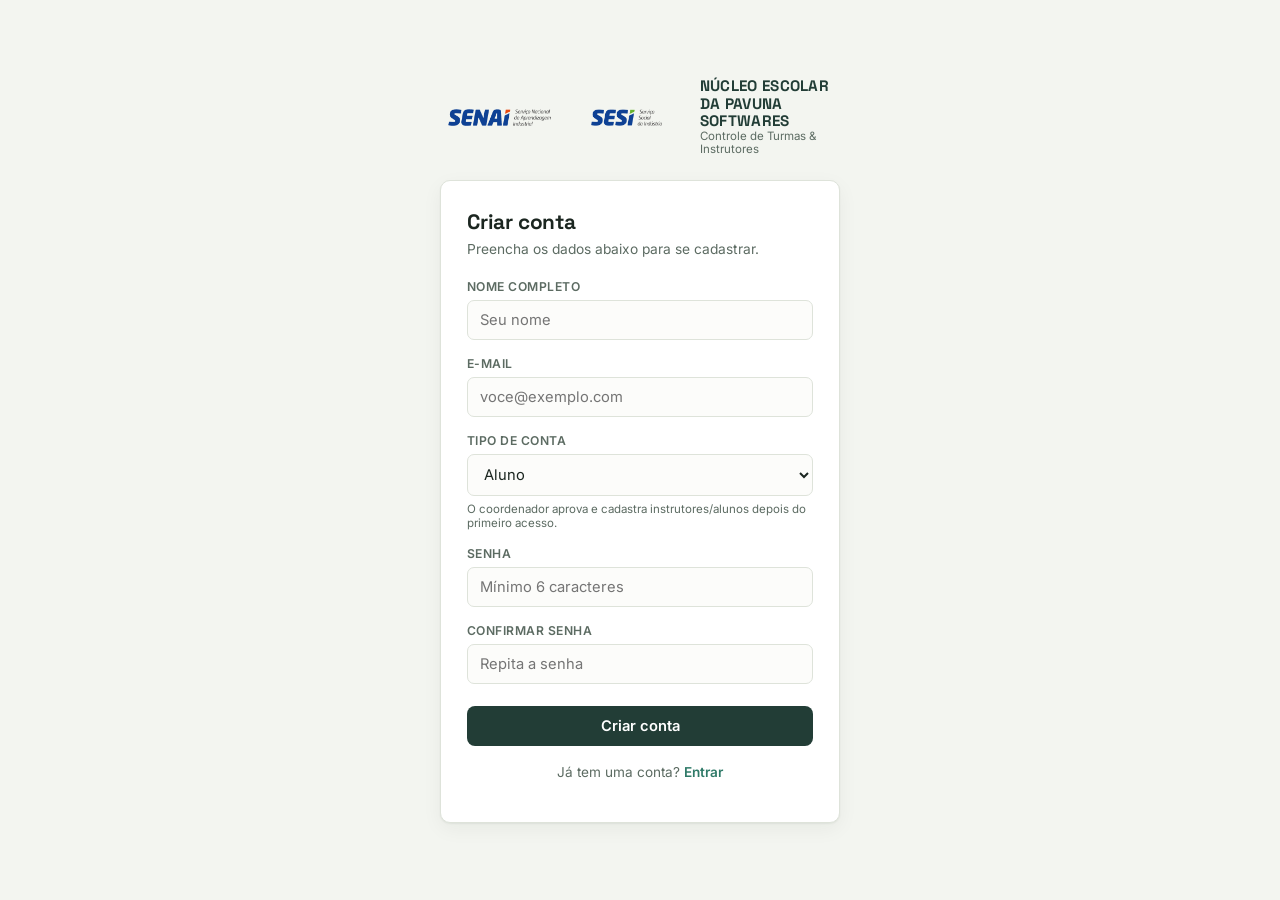
<file: pavuna_softwares/cadastro.html>
<!DOCTYPE html>
<html lang="pt-BR">
<head>
<meta charset="UTF-8">
<meta name="viewport" content="width=device-width, initial-scale=1.0">
<title>Criar conta · PAVUNA SOFTWARES</title>
<link rel="preconnect" href="https://fonts.googleapis.com">
<link href="https://fonts.googleapis.com/css2?family=Space+Grotesk:wght@500;600;700&family=Inter:wght@400;500;600;700&family=IBM+Plex+Mono:wght@500&display=swap" rel="stylesheet">
<link rel="stylesheet" href="auth.css">
</head>
<body class="auth-body">

  <div vw class="enabled">
    <div vw-access-button class="active"></div>
    <div vw-plugin-wrapper>
      <div class="vw-plugin-top-wrapper"></div>
    </div>
  </div>
  <script src="https://vlibras.gov.br/app/vlibras-plugin.js"></script>
  <script>
    new window.VLibras.Widget('https://vlibras.gov.br/app');
  </script>

<div class="auth-wrap">
  <div class="auth-brand">
    <div class="auth-brand-icon">
      <img src="Pavuna Softwares/SENAI_Port_com_assinatura_cor.png" alt="Logo">
      <img src="Pavuna Softwares/SESI_Port_com_assinatura_cor.png" alt="Logo">
    </div>
    <div class="auth-brand-text">
      <strong>NÚCLEO ESCOLAR DA PAVUNA SOFTWARES</strong>
      <span>Controle de Turmas &amp; Instrutores</span>
    </div>
  </div>

  <div class="auth-card">
    <h1>Criar conta</h1>
    <p class="auth-sub">Preencha os dados abaixo para se cadastrar.</p>

    <div class="auth-alert" id="cadastroAlerta"></div>

    <form id="formCadastro" novalidate>
      <div class="auth-field">
        <label for="nome">Nome completo</label>
        <input type="text" id="nome" placeholder="Seu nome" autocomplete="name">
        <span class="auth-error"></span>
      </div>

      <div class="auth-field">
        <label for="email">E-mail</label>
        <input type="email" id="email" placeholder="voce@exemplo.com" autocomplete="email">
        <span class="auth-error"></span>
      </div>

      <div class="auth-field">
        <label for="tipo">Tipo de conta</label>
        <select id="tipo">
          <option value="aluno">Aluno</option>
          <option value="instrutor">Instrutor</option>
          <option value="coordenador">Coordenador</option>
        </select>
        <span class="auth-hint">O coordenador aprova e cadastra instrutores/alunos depois do primeiro acesso.</span>
        <span class="auth-error"></span>
      </div>

      <div class="auth-field">
        <label for="senha">Senha</label>
        <input type="password" id="senha" placeholder="Mínimo 6 caracteres" autocomplete="new-password">
        <span class="auth-error"></span>
      </div>

      <div class="auth-field">
        <label for="confirmarSenha">Confirmar senha</label>
        <input type="password" id="confirmarSenha" placeholder="Repita a senha" autocomplete="new-password">
        <span class="auth-error"></span>
      </div>

      <button type="submit" class="auth-submit">Criar conta</button>
    </form>

    <p class="auth-footer">Já tem uma conta? <a href="login.html">Entrar</a></p>
  </div>
</div>

<script src="auth.js"></script>
</body>
</html>
</file>
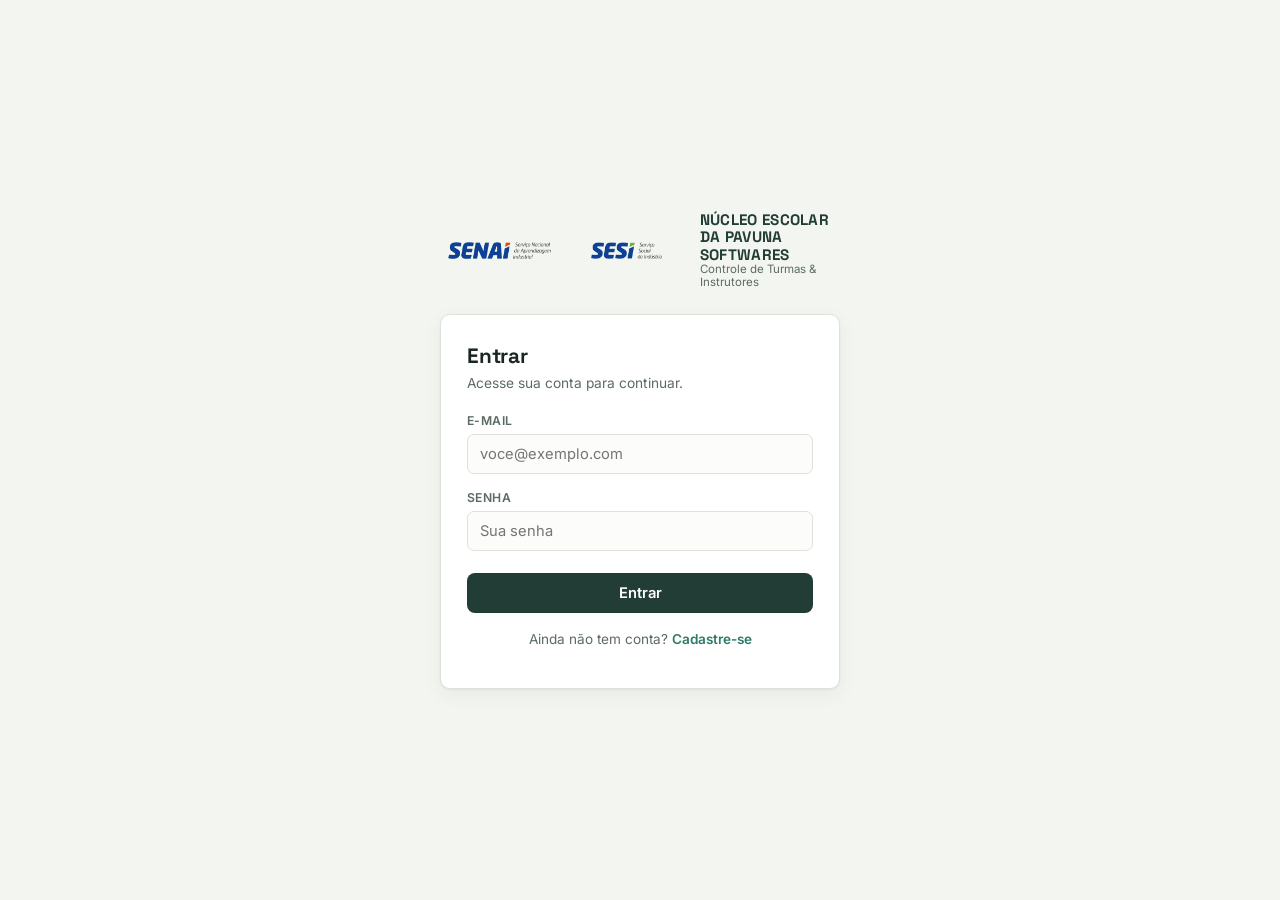
<file: pavuna_softwares/login.html>
<!DOCTYPE html>
<html lang="pt-BR">
<head>
<meta charset="UTF-8">
<meta name="viewport" content="width=device-width, initial-scale=1.0">
<title>Entrar · PAVUNA SOFTWARES</title>
<link rel="preconnect" href="https://fonts.googleapis.com">
<link href="https://fonts.googleapis.com/css2?family=Space+Grotesk:wght@500;600;700&family=Inter:wght@400;500;600;700&family=IBM+Plex+Mono:wght@500&display=swap" rel="stylesheet">
<link rel="stylesheet" href="auth.css">
</head>
<body class="auth-body">
<!-- Conteúdo da página -->

  <div vw class="enabled">
    <div vw-access-button class="active"></div>
    <div vw-plugin-wrapper>
      <div class="vw-plugin-top-wrapper"></div>
    </div>
  </div>
  <script src="https://vlibras.gov.br/app/vlibras-plugin.js"></script>
  <script>
    new window.VLibras.Widget('https://vlibras.gov.br/app');
  </script>
  
<div class="auth-wrap">
  <div class="auth-brand">
    <div class="auth-brand-icon">
<img src="Pavuna Softwares/SENAI_Port_com_assinatura_cor.png" alt="Logo">
         <img src="Pavuna Softwares/SESI_Port_com_assinatura_cor.png" alt="Logo">      
    </div>
    <div class="auth-brand-text">
      <strong>NÚCLEO ESCOLAR DA PAVUNA SOFTWARES</strong>
      <span>Controle de Turmas &amp; Instrutores</span>
    </div>
  </div>

  <div class="auth-card">
    <h1>Entrar</h1>
    <p class="auth-sub">Acesse sua conta para continuar.</p>

    <div class="auth-alert" id="loginAlerta"></div>

    <form id="formLogin" novalidate>
      <div class="auth-field">
        <label for="email">E-mail</label>
        <input type="email" id="email" placeholder="voce@exemplo.com" autocomplete="username">
        <span class="auth-error"></span>
      </div>

      <div class="auth-field">
        <label for="senha">Senha</label>
        <input type="password" id="senha" placeholder="Sua senha" autocomplete="current-password">
        <span class="auth-error"></span>
      </div>

      <button type="submit" class="auth-submit">Entrar</button>
    </form>

    <p class="auth-footer">Ainda não tem conta? <a href="cadastro.html">Cadastre-se</a></p>
  </div>
</div>

<script src="auth.js"></script>
</body>
</html>
</file>
<file: pavuna_softwares/auth.css>
:root{
  --bg: #F3F5F0;
  --surface: #FFFFFF;
  --ink: #1B2620;
  --ink-soft: #5C6B62;
  --line: #DEE3DA;
  --primary: #223D36;
  --primary-soft: #2F5148;
  --manha: #D98E2B;
  --tarde: #2F7A68;
  --noite: #45508C;
  --danger: #B0472F;
  --radius: 10px;
  --shadow: 0 1px 2px rgba(20,30,25,.06), 0 6px 20px rgba(20,30,25,.05);
}

*{box-sizing:border-box}
html{scroll-behavior:smooth}
body.auth-body{
  margin:0;
  min-height:100vh;
  background:var(--bg);
  color:var(--ink);
  font-family:'Inter',system-ui,sans-serif;
  -webkit-font-smoothing:antialiased;
  display:flex;
  align-items:center;
  justify-content:center;
  padding:24px;
}
h1,h2,h3{
  font-family:'Space Grotesk',sans-serif;
  letter-spacing:-.01em;
  margin:0;
}

.auth-wrap{
  width:100%;
  max-width:400px;
}

.auth-brand{
  display:flex;
  align-items:center;
  gap:14px;
  margin-bottom:24px;
}
.auth-brand-icon{
  display:flex;
  align-items:center;
  gap:8px;
  flex-shrink:0;
}
.auth-brand-icon img{
  height:30px;
  width:auto;
  display:block;
}
.auth-brand-text{ display:flex; flex-direction:column; line-height:1.15; }
.auth-brand-text strong{
  font-family:'Space Grotesk'; font-size:.95rem; letter-spacing:.02em; color:var(--primary);
}
.auth-brand-text span{ font-size:.72rem; color:var(--ink-soft); }

.auth-card{
  background:var(--surface);
  border:1px solid var(--line);
  border-radius:var(--radius);
  box-shadow:var(--shadow);
  padding:28px 26px;
}

.auth-card h1{
  font-size:1.3rem;
}
.auth-card p.auth-sub{
  margin:6px 0 22px;
  color:var(--ink-soft);
  font-size:.86rem;
}

.auth-field{
  display:flex;
  flex-direction:column;
  gap:6px;
  margin-bottom:16px;
}
.auth-field label{
  font-size:.76rem;
  font-weight:600;
  color:var(--ink-soft);
  text-transform:uppercase;
  letter-spacing:.04em;
}
.auth-field input{
  font-family:'Inter';
  font-size:.92rem;
  color:var(--ink);
  border:1px solid var(--line);
  border-radius:7px;
  padding:10px 12px;
  background:#fcfcfa;
  width:100%;
}
.auth-field select{
  font-family:'Inter';
  font-size:.92rem;
  color:var(--ink);
  border:1px solid var(--line);
  border-radius:7px;
  padding:10px 12px;
  background:#fcfcfa;
  width:100%;
}
.auth-field input:focus,
.auth-field select:focus{
  outline:2px solid var(--tarde);
  outline-offset:1px;
}
.auth-field .auth-hint{
  font-size:.72rem;
  color:var(--ink-soft);
}
.auth-field.field-error input{
  border-color:var(--danger);
}
.auth-field .auth-error{
  font-size:.76rem;
  color:var(--danger);
  display:none;
}
.auth-field.field-error .auth-error{
  display:block;
}

.auth-submit{
  appearance:none;
  border:none;
  cursor:pointer;
  width:100%;
  padding:11px;
  border-radius:8px;
  background:var(--primary);
  color:#fff;
  font-family:'Inter';
  font-weight:600;
  font-size:.92rem;
  margin-top:6px;
  transition:background .15s;
}
.auth-submit:hover{ background:var(--primary-soft); }

.auth-alert{
  display:none;
  margin-bottom:16px;
  padding:10px 12px;
  border-radius:7px;
  font-size:.82rem;
  line-height:1.4;
}
.auth-alert.show{ display:block; }
.auth-alert.error{
  background:#F7E3DD;
  color:var(--danger);
}
.auth-alert.success{
  background:#E5F0EA;
  color:var(--tarde);
}

.auth-footer{
  margin-top:18px;
  text-align:center;
  font-size:.85rem;
  color:var(--ink-soft);
}
.auth-footer a{
  color:var(--tarde);
  font-weight:600;
  text-decoration:none;
}
.auth-footer a:hover{ text-decoration:underline; }

.auth-check{
  display:flex;
  align-items:center;
  gap:8px;
  font-size:.82rem;
  color:var(--ink-soft);
  margin:2px 0 18px;
}
.auth-check input{ width:auto; }

:focus-visible{ outline:2px solid var(--tarde); outline-offset:2px; }
</file>
